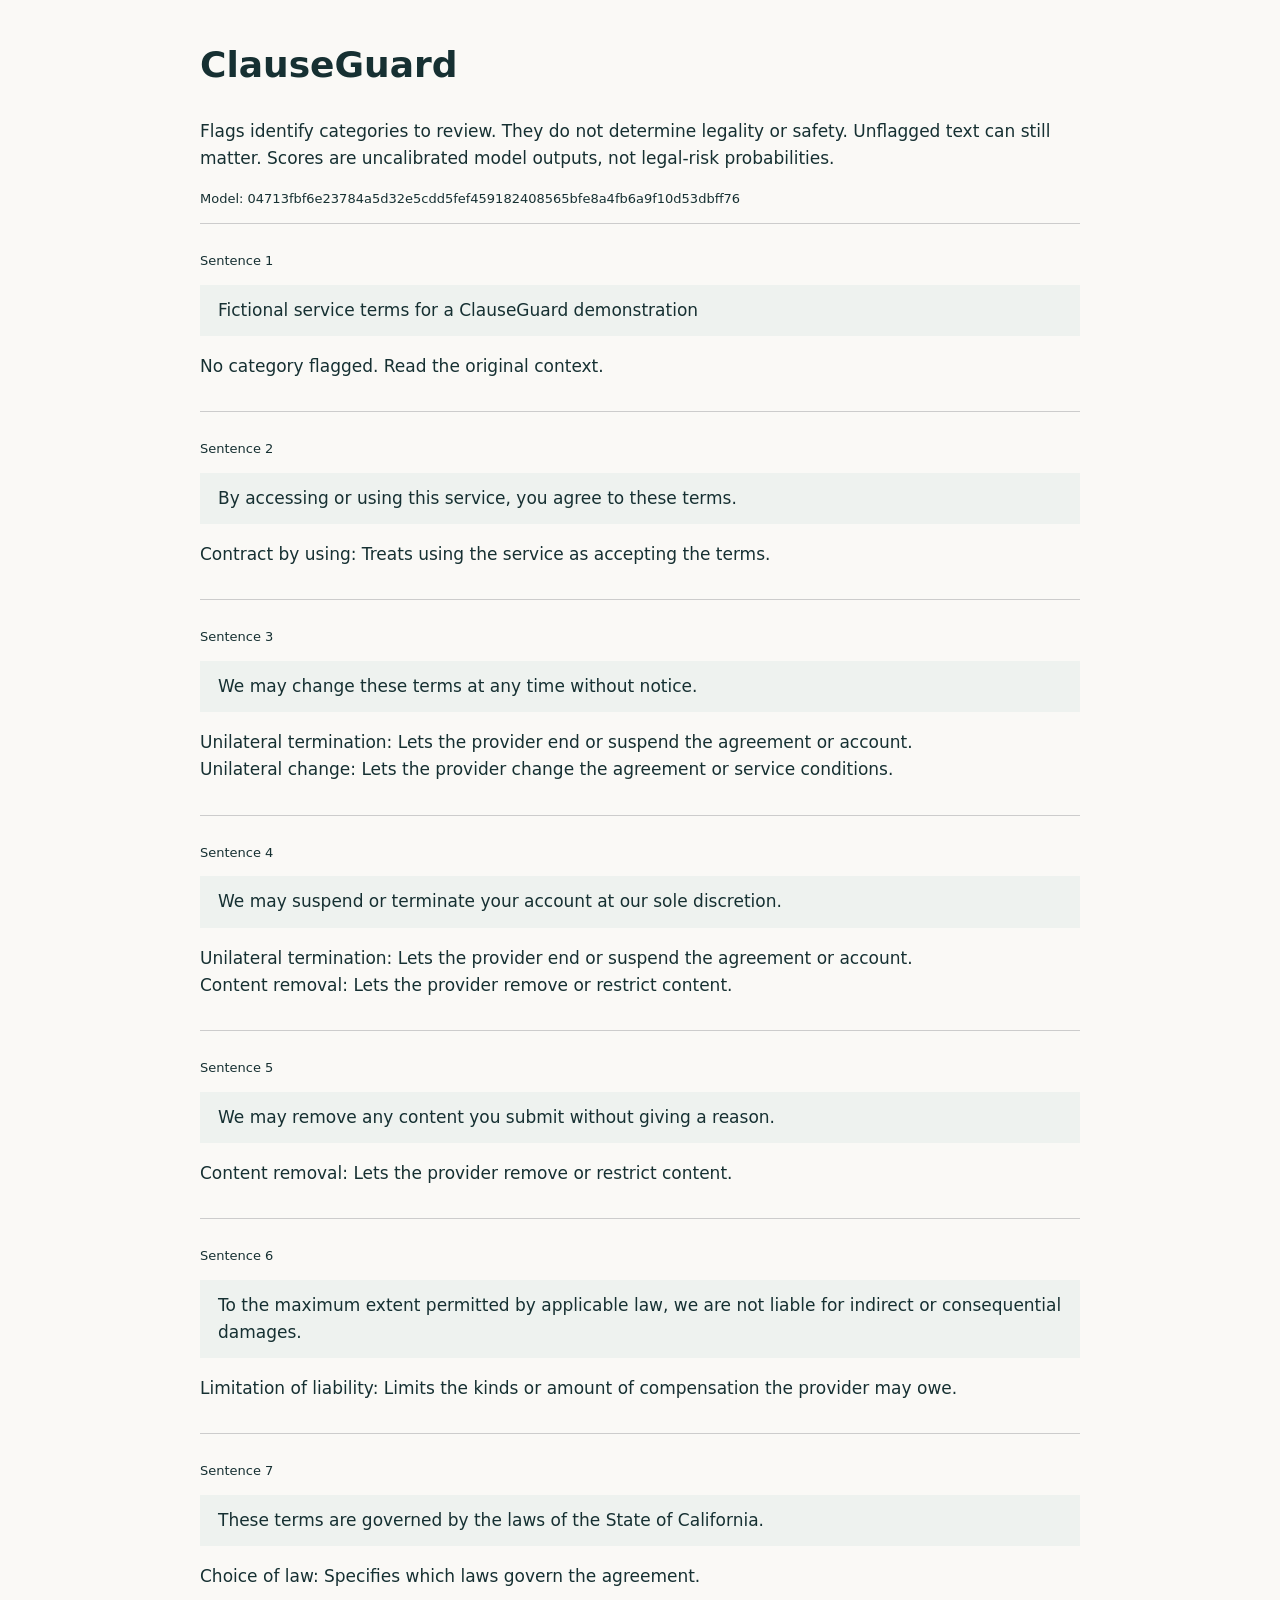
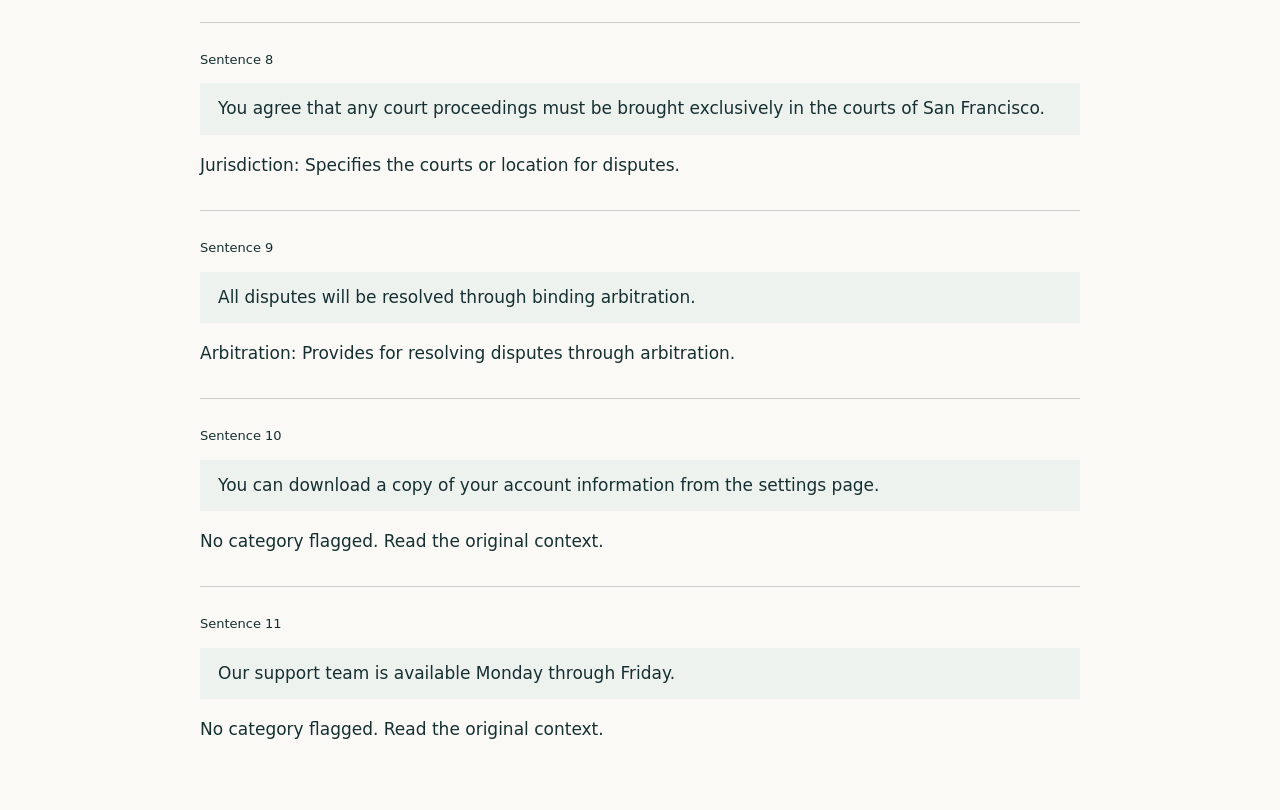
<file: examples/fictional_analysis.html>
<!doctype html><html lang="en"><meta charset="utf-8"><meta name="viewport" content="width=device-width, initial-scale=1"><title>ClauseGuard analysis</title><style>body{font:17px/1.6 system-ui;max-width:880px;margin:36px auto;padding:0 24px;color:#163032;background:#faf9f6}article{border-top:1px solid #ccc;padding:14px 0}blockquote{margin:10px 0;padding:12px 18px;background:#eef2ef}.meta{font-size:13px}h1{font-size:36px}</style><h1>ClauseGuard</h1><p>Flags identify categories to review. They do not determine legality or safety. Unflagged text can still matter. Scores are uncalibrated model outputs, not legal-risk probabilities.</p><p class="meta">Model: 04713fbf6e23784a5d32e5cdd5fef459182408565bfe8a4fb6a9f10d53dbff76</p><article><p class="meta">Sentence 1</p><blockquote>Fictional service terms for a ClauseGuard demonstration</blockquote><p>No category flagged. Read the original context.</p></article><article><p class="meta">Sentence 2</p><blockquote>By accessing or using this service, you agree to these terms.</blockquote><p>Contract by using: Treats using the service as accepting the terms.</p></article><article><p class="meta">Sentence 3</p><blockquote>We may change these terms at any time without notice.</blockquote><p>Unilateral termination: Lets the provider end or suspend the agreement or account.<br>Unilateral change: Lets the provider change the agreement or service conditions.</p></article><article><p class="meta">Sentence 4</p><blockquote>We may suspend or terminate your account at our sole discretion.</blockquote><p>Unilateral termination: Lets the provider end or suspend the agreement or account.<br>Content removal: Lets the provider remove or restrict content.</p></article><article><p class="meta">Sentence 5</p><blockquote>We may remove any content you submit without giving a reason.</blockquote><p>Content removal: Lets the provider remove or restrict content.</p></article><article><p class="meta">Sentence 6</p><blockquote>To the maximum extent permitted by applicable law, we are not liable for indirect or consequential damages.</blockquote><p>Limitation of liability: Limits the kinds or amount of compensation the provider may owe.</p></article><article><p class="meta">Sentence 7</p><blockquote>These terms are governed by the laws of the State of California.</blockquote><p>Choice of law: Specifies which laws govern the agreement.</p></article><article><p class="meta">Sentence 8</p><blockquote>You agree that any court proceedings must be brought exclusively in the courts of San Francisco.</blockquote><p>Jurisdiction: Specifies the courts or location for disputes.</p></article><article><p class="meta">Sentence 9</p><blockquote>All disputes will be resolved through binding arbitration.</blockquote><p>Arbitration: Provides for resolving disputes through arbitration.</p></article><article><p class="meta">Sentence 10</p><blockquote>You can download a copy of your account information from the settings page.</blockquote><p>No category flagged. Read the original context.</p></article><article><p class="meta">Sentence 11</p><blockquote>Our support team is available Monday through Friday.</blockquote><p>No category flagged. Read the original context.</p></article></html>
</file>
